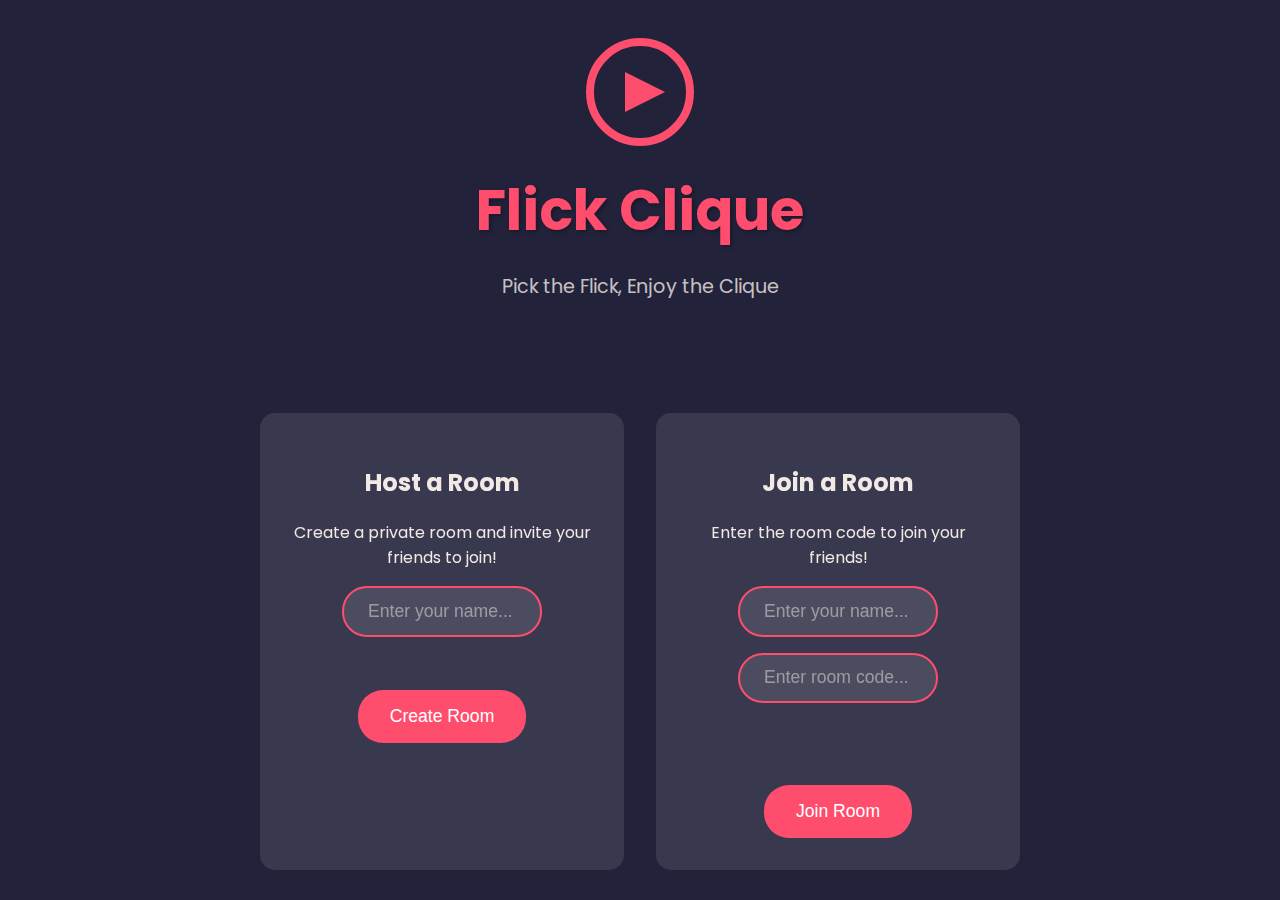
<file: index.html>
<head><base href="." />
    <meta charset="utf-8" />
    <title>Flick Clique - Movie Watch Party Rooms</title>
    <link href="https://fonts.googleapis.com/css2?family=Poppins:wght@400;600&display=swap" rel="stylesheet">
    <link rel="stylesheet" href="homestyles.css">
    <script src="script.js"></script>
    <link rel="icon" type="image/x-icon" href="flickcliquefavicon.png">
</head>
<body>
  <div class="logo-container">
    <svg class="logo" width="120" height="120" viewBox="0 0 120 120">
      <circle cx="60" cy="60" r="50" fill="none" stroke="#ff4d6d" stroke-width="8"/>
      <path d="M45,40 L85,60 L45,80 Z" fill="#ff4d6d"/>
    </svg>
    <h1 class="title">Flick Clique</h1>
    <p class="subtitle">Pick the Flick, Enjoy the Clique</p>
  </div>

  <div class="options-container">
    <div class="option-card">
      <h2>Host a Room</h2>
      <p>Create a private room and invite your friends to join!</p>
      <input type="text" class="input-name" placeholder="Enter your name..." id="hostName">
      <div class="error-message" id="hostNameError">Please enter your name</div>
      <button class="button" onclick="createRoom()">Create Room</button>
    </div>

    <div class="option-card">
      <h2>Join a Room</h2>
      <p>Enter the room code to join your friends!</p>
      <input type="text" class="input-name" placeholder="Enter your name..." id="joinName">
      <input type="text" class="input-code" placeholder="Enter room code..." id="roomCode">
      <div class="error-message" id="joinNameError">Please enter your name</div>
      <div class="error-message" id="roomCodeError">Please enter a room code</div>
      <button class="button" onclick="joinRoom()">Join Room</button>
    </div>
  </div>
</file>
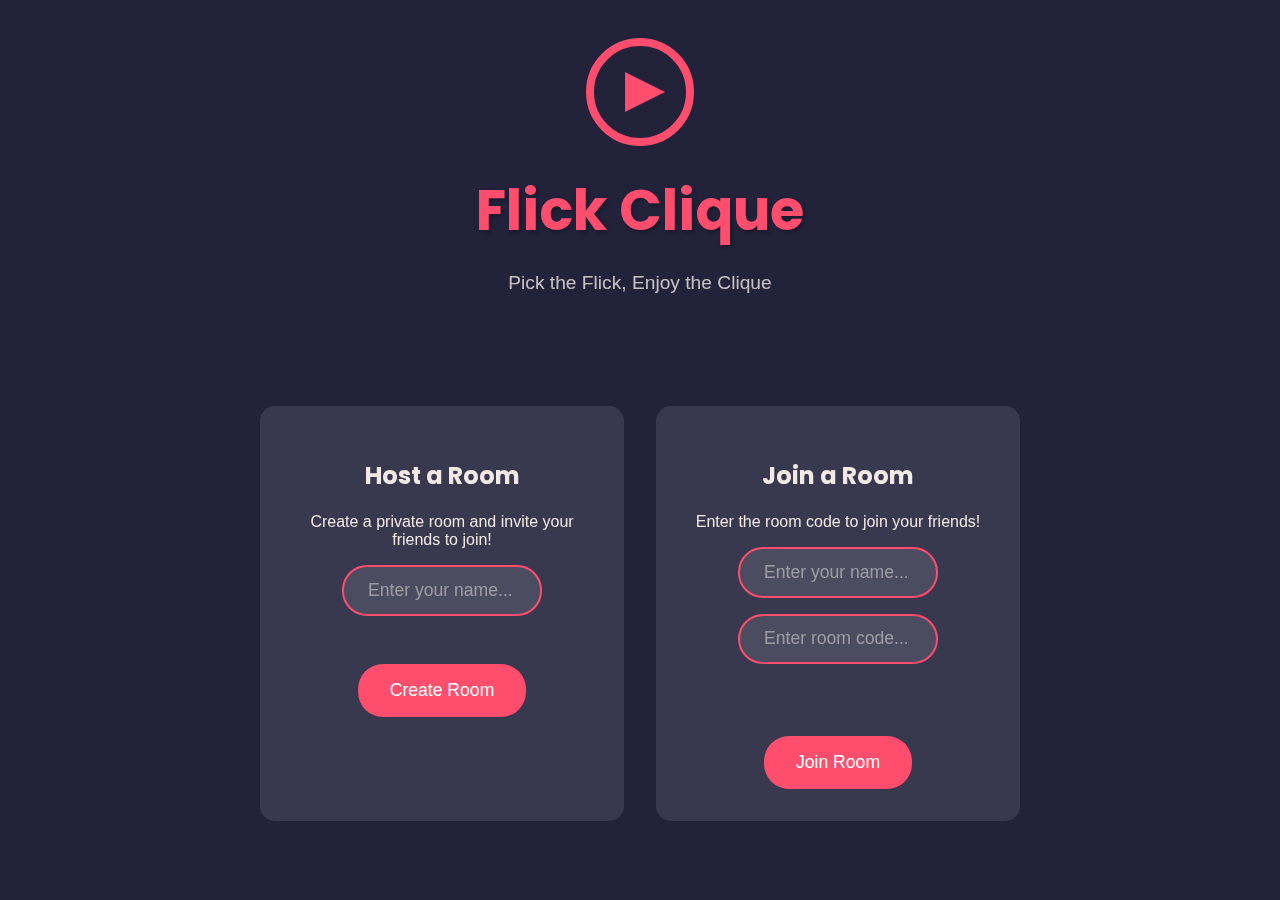
<file: movieroom.html>
<head><base href="." />
    <meta charset="utf-8" />
    <title>Flick Clique - Movie Watch Party Rooms</title>
    <link href="https://fonts.googleapis.com/css2?family=Poppins:wght@400;600&display=swap" rel="stylesheet">
    <link rel="stylesheet" href="movieroom.css">
    <script src="movieroom.js"></script>
    <link rel="icon" type="image/x-icon" href="flickcliquefavicon.png">
</head>
<body>
  <div class="room-header">
    <button id="backToHome" class="back-button" onclick="goToHome()">Back to Home</button>
    <h1 id="roomTitle">Movie Night Room</h1>
    <div class="room-code"><span id="roomCodeDisplay">XYZ123</span></div>
  </div>

  <div class="content-container">
    <div class="suggestions-section">
      <h2>Suggest A Flick</h2>
      <form class="suggestion-form" onsubmit="submitMovie(event)">
        <input type="text" class="input-field" id="movieTitle" placeholder="Movie title" required>
        <button type="submit" class="button">Suggest</button>
      </form>
      <div id="movieList"></div>
    </div>

    <div class="voting-section">
      <h2>Current Suggestions</h2>
      <div id="votingList"></div>
    </div>
  </div>

  <div class="lock-in-section">
    <button id="lockInButton" class="button" onclick="lockInVotes()">Lock In Votes</button>
    <div id="selectedMovie" class="selected-movie"></div>
    <button id="scheduleButton" class="button" style="display: none;" onclick="redirectToSchedule()">
      Schedule Movie Night
    </button>
  </div>
  
  <div class="participants">
    <h3>Participants</h3>
    <div class="participant-list" id="participantList"></div>
  </div>
  
</body>
</file>
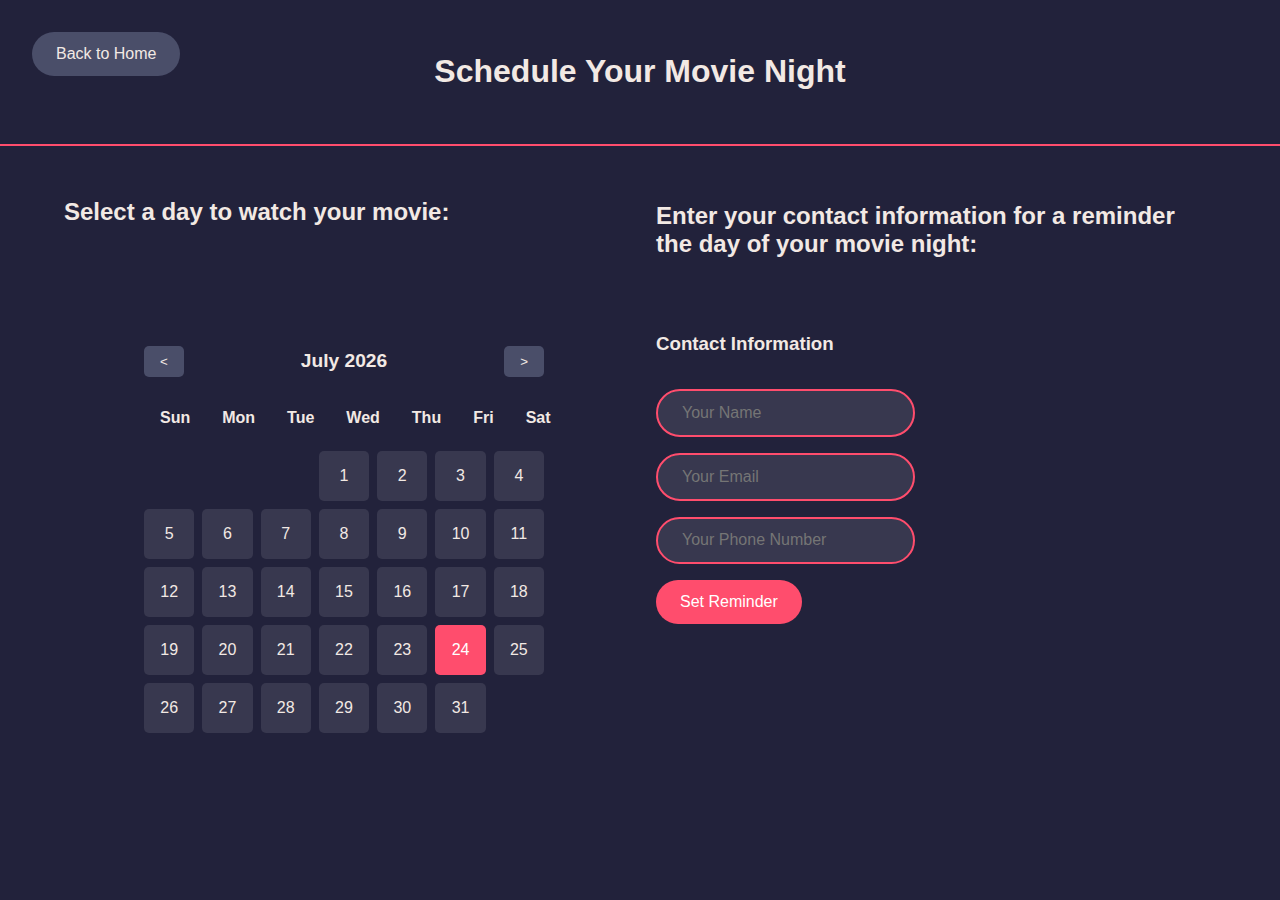
<file: schedule.html>
<!DOCTYPE html>
<html lang="en">
<head>
  <meta charset="UTF-8">
  <meta name="viewport" content="width=device-width, initial-scale=1.0">
  <title>Schedule Your Movie Night</title>
  <link rel="stylesheet" href="movieroom.css">
  <script src="calendar.js"></script>
  <link rel="icon" type="image/x-icon" href="flickcliquefavicon.png">
</head>
<body>
  <div class="room-header">
    <button class="back-button" onclick="goToHome()">Back to Home</button>
    <h1>Schedule Your Movie Night</h1>
  </div>

  <div class="content-container">
    <h2 id="movieName"></h2>
    <p>Enter your contact information for a reminder the day of your movie night:</p>

    <div id="calendar"></div>

    <form id="reminderForm" onsubmit="submitReminder(event)">
      <h3>Contact Information</h3>
      <input type="text" id="contactName" class="input-field" placeholder="Your Name" required>
      <input type="email" id="contactEmail" class="input-field" placeholder="Your Email" required>
      <input type="tel" id="contactPhone" class="input-field" placeholder="Your Phone Number" required>
      <button type="submit" class="button">Set Reminder</button>
    </form>
  </div>

  <script>
    document.addEventListener("DOMContentLoaded", () => {
      const movieName = sessionStorage.getItem("selectedMovie") || "your movie";
      document.getElementById("movieName").textContent = `Select a day to watch ${movieName}:`;
    });

    function submitReminder(event) {
      event.preventDefault();

      const name = document.getElementById("contactName").value;
      const email = document.getElementById("contactEmail").value;
      const phone = document.getElementById("contactPhone").value;

      // Placeholder for backend SNS integration
      alert(`Reminder set for ${name} at ${email} and ${phone}.`);

      // Redirect or reset the form
      window.location.href = "index.html";
    }

    function goToHome() {
      window.location.href = "index.html";
    }
  </script>
</body>
</html>
</file>
<file: homestyles.css>
:root {
    --primary: #ff4d6d;
    --secondary: #4a4e69;
    --background: #22223b;
    --text: #f2e9e4;
  }

  body {
    margin: 0;
    padding: 0;
    background-color: var(--background);
    color: var(--text);
    font-family: 'Poppins', sans-serif;
    min-height: 100vh;
    display: flex;
    flex-direction: column;
    align-items: center;
  }

  .logo-container {
    margin: 2rem 0;
    text-align: center;
  }

  .logo {
    animation: float 3s ease-in-out infinite;
  }

  @keyframes float {
    0% { transform: translateY(0px); }
    50% { transform: translateY(-20px); }
    100% { transform: translateY(0px); }
  }

  .title {
    font-size: 3.5rem;
    margin: 1rem 0;
    color: var(--primary);
    text-shadow: 2px 2px 4px rgba(0,0,0,0.3);
  }

  .subtitle {
    font-size: 1.2rem;
    margin-bottom: 3rem;
    color: var(--text);
    opacity: 0.8;
  }

  .options-container {
    display: flex;
    gap: 2rem;
    margin-top: 2rem;
  }

  .option-card {
    background: rgba(255,255,255,0.1);
    padding: 2rem;
    border-radius: 15px;
    width: 300px;
    text-align: center;
    backdrop-filter: blur(10px);
    transition: transform 0.3s ease;
  }

  .option-card:hover {
    transform: translateY(-10px);
  }

  .button {
    background: var(--primary);
    color: white;
    border: none;
    padding: 1rem 2rem;
    border-radius: 25px;
    font-size: 1.1rem;
    cursor: pointer;
    transition: all 0.3s ease;
    margin-top: 1rem;
  }

  .button:hover {
    background: #ff6b88;
    transform: scale(1.05);
  }

  .input-code, .input-name {
    background: rgba(255,255,255,0.1);
    border: 2px solid var(--primary);
    border-radius: 25px;
    padding: 0.8rem 1.5rem;
    color: var(--text);
    font-size: 1.1rem;
    width: 200px;
    margin-bottom: 1rem;
    display: block;
    margin-left: auto;
    margin-right: auto;
  }

  .input-code::placeholder, .input-name::placeholder {
    color: rgba(242,233,228,0.5);
  }

  .error-message {
    color: var(--primary);
    font-size: 0.9rem;
    margin-top: 0.5rem;
    visibility: hidden;
  }
</file>
<file: movieroom.css>
:root {
    --primary: #ff4d6d;
    --secondary: #4a4e69;
    --background: #22223b;
    --text: #f2e9e4;
  }

  body {
    margin: 0;
    padding: 0;
    background-color: var(--background);
    color: var(--text);
    font-family: 'Poppins', sans-serif;
    min-height: 100vh;
    display: flex;
    flex-direction: column;
    align-items: center;
  }

  .room-header {
    position: relative;
    width: 100%;
    text-align: center;
    padding: 2rem 0;
    border-bottom: 2px solid var(--primary);
}

  .room-code {
    background: rgba(255,255,255,0.1);
    padding: 0.5rem 1rem;
    border-radius: 10px;
    font-family: monospace;
    margin: 1rem 0;
  }

  .content-container {
    width: 90%;
    max-width: 1200px;
    margin: 2rem auto;
    display: grid;
    grid-template-columns: 1fr 1fr;
    gap: 2rem;
    padding: 0 1rem;
  }

  .suggestions-section, .voting-section {
    background: rgba(255,255,255,0.05);
    border-radius: 15px;
    padding: 2rem;
  }

  .movie-suggestion {
    background: rgba(255,255,255,0.1);
    border-radius: 10px;
    padding: 1rem;
    margin: 1rem 0;
    display: flex;
    justify-content: space-between;
    align-items: center;
  }

  .suggestion-form {
    display: flex;
    gap: 1rem;
    margin-bottom: 2rem;
  }

  .input-field {
    background: rgba(255,255,255,0.1);
    border: 2px solid var(--primary);
    border-radius: 25px;
    padding: 0.8rem 1.5rem;
    color: var(--text);
    font-size: 1rem;
    flex: 1;
  }

  .button {
    background: var(--primary);
    color: white;
    border: none;
    padding: 0.8rem 1.5rem;
    border-radius: 25px;
    font-size: 1rem;
    cursor: pointer;
    transition: all 0.3s ease;
  }

  .button:hover {
    background: #ff6b88;
    transform: scale(1.05);
  }

  .vote-button {
    background: var(--secondary);
    padding: 0.5rem 1rem;
    border-radius: 15px;
    cursor: pointer;
    transition: all 0.3s ease;
  }

  .vote-button:hover {
    background: var(--primary);
  }

  .vote-count {
    margin-left: 1rem;
    font-weight: bold;
  }

  .participants {
    margin-top: 2rem;
    text-align: center;
  }

  .participant-list {
    display: flex;
    gap: 1rem;
    justify-content: center;
    flex-wrap: wrap;
  }

  .participant {
    background: rgba(255,255,255,0.1);
    padding: 0.5rem 1rem;
    border-radius: 15px;
  }

  .back-button {
    position: absolute;
    left: 2rem;
    top: 2rem;
    background: var(--secondary);
    color: var(--text);
    border: none;
    padding: 0.8rem 1.5rem;
    border-radius: 25px;
    font-size: 1rem;
    cursor: pointer;
    transition: all 0.3s ease;
}

.back-button:hover {
    background: var(--primary);
    transform: scale(1.05);
}

.lock-in-section {
  text-align: center;
  margin: 2rem 0;
  display: flex;
  flex-direction: column;
  align-items: center;
}

.selected-movie {
  margin-top: 1rem;
  font-size: 1.2rem;
  color: var(--primary);
  font-weight: bold;
  margin-bottom: 1.5rem; 
}

#scheduleButton {
  margin-top: 1rem;
}

#calendar {
  max-width: 400px;
  margin: 2rem auto;
  text-align: center;
}

.calendar-header {
  display: flex;
  justify-content: space-between;
  align-items: center;
  margin-bottom: 1rem;
}

.nav-button {
  background: var(--secondary);
  color: var(--text);
  border: none;
  padding: 0.5rem 1rem;
  border-radius: 5px;
  cursor: pointer;
}

.nav-button:hover {
  background: var(--primary);
}

.month-year {
  font-weight: bold;
  font-size: 1.2rem;
}

.days-header {
  display: grid;
  grid-template-columns: repeat(7, 1fr); /* Equal columns for all weekdays */
  font-weight: bold;
  margin-bottom: 0.5rem;
  padding: 0; /* Remove extra padding */
}

.day-name {
  padding: 0.5rem; /* Adjust padding if necessary */
  text-align: center;
  font-size: 1rem;
}

.days-grid {
  display: grid;
  grid-template-columns: repeat(7, 1fr); /* Same as days header */
  gap: 0.5rem;
  padding: 0; /* Remove padding for consistent grid */
}

/* Adjusting .day style for alignment */
.day, .day-name {
  padding: 1rem; /* Same padding for day and day name */
  text-align: center;
  border-radius: 5px;
}

/* Additional adjustments to day layout */
.day {
  background: rgba(255, 255, 255, 0.1);
  cursor: pointer;
  transition: background 0.3s ease;
}

.day:hover {
  background: var(--primary);
  color: white;
}

.day.today {
  background: var(--primary);
  color: white;
}

.day.empty {
  background: transparent;
  pointer-events: none;
}

.day.selected {
  background: var(--secondary);
  color: white;
  font-weight: bold;
  border: 2px solid var(--primary);
}

/* Adjust font size for paragraph */
.content-container p {
  font-size: 1.5rem; /* Matches the size of the h2 element */
  font-weight: bold; /* Optional, to make it more visually consistent */
}

/* Style for the contact form */
#reminderForm {
  display: flex;
  flex-direction: column;
  align-items: flex-start; /* Ensures everything is aligned to the left */
  gap: 1rem; /* Space between inputs and the button */
}

/* Ensure the contact form stays to the right */
.content-container {
  display: grid;
  grid-template-columns: 1fr 1fr; /* Keeps layout with two columns */
  gap: 2rem;
  align-items: start; /* Align content to the top */
}
</file>
